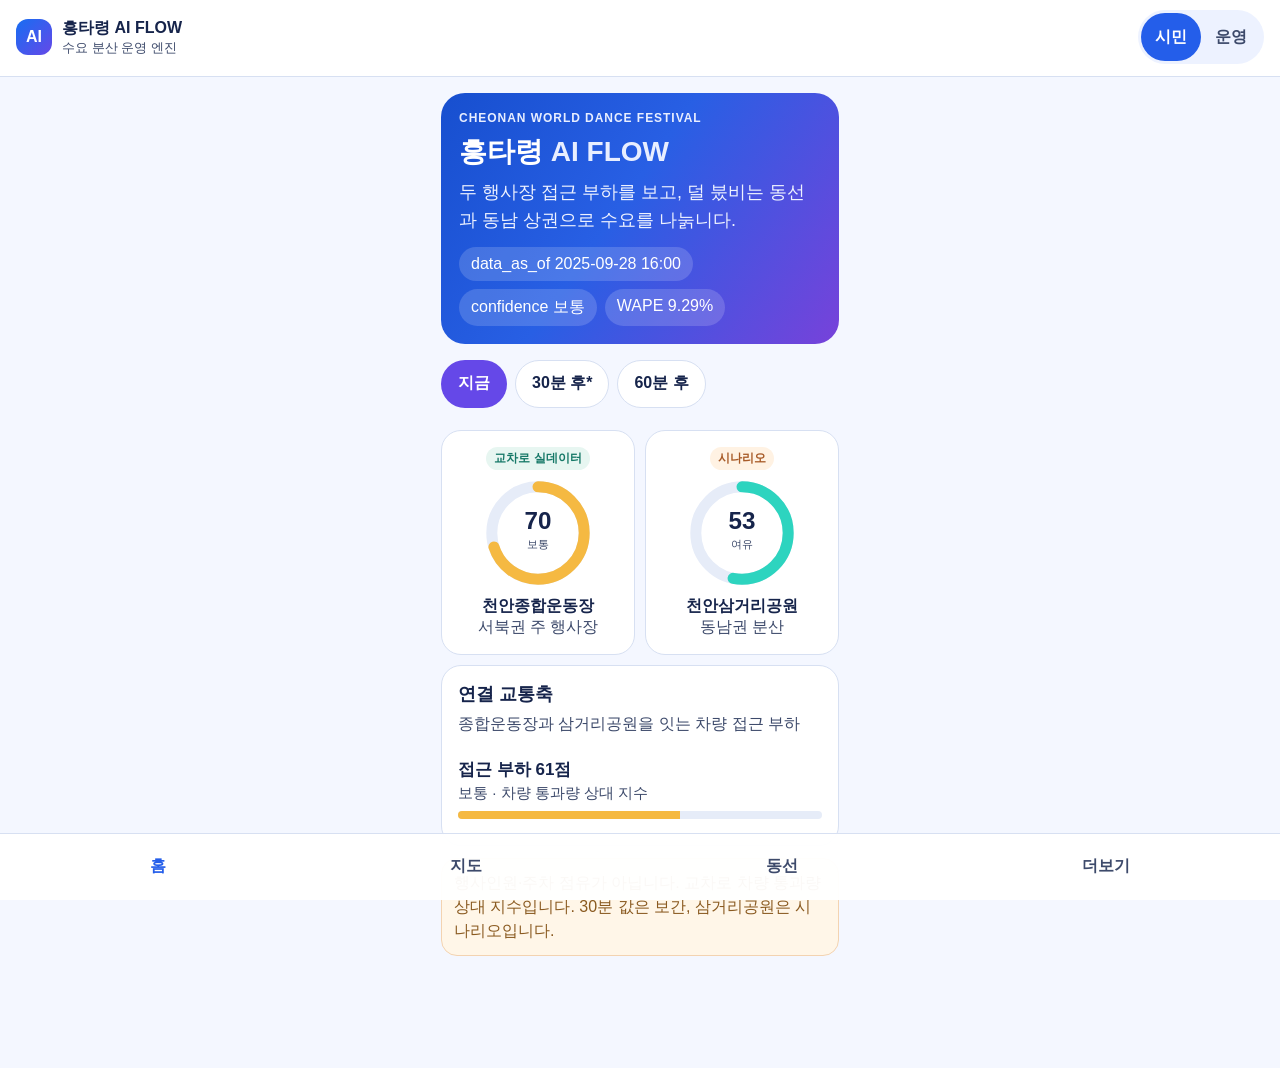
<file: index.html>
<!doctype html>
<html lang="ko">
<head>
<meta charset="UTF-8"/>
<meta name="viewport" content="width=device-width,initial-scale=1,viewport-fit=cover"/>
<meta name="theme-color" content="#245EEA"/>
<meta name="apple-mobile-web-app-capable" content="yes"/>
<title>흥타령 AI FLOW</title>
<style>
:root{--bg:#F4F7FF;--card:#fff;--line:#D7E0F2;--ink:#16244B;--muted:#3D4A6B;--blue:#245EEA;--violet:#6548E8;--warn:#F5B942;--bad:#FF5C7A;--ok:#2DD4BF}
*{box-sizing:border-box;-webkit-tap-highlight-color:transparent}
html,body{margin:0;background:var(--bg);color:var(--ink);font-family:"Noto Sans KR",-apple-system,sans-serif}
body{min-height:100dvh;padding-bottom:calc(96px + env(safe-area-inset-bottom))}
button,input{font:inherit;color:inherit;border:0}
.top{position:sticky;top:0;z-index:20;display:flex;justify-content:space-between;align-items:center;padding:calc(10px + env(safe-area-inset-top)) 16px 12px;background:rgba(255,255,255,.96);border-bottom:1px solid var(--line)}
.brand{display:flex;gap:10px;align-items:center;min-width:0}
.logo{width:36px;height:36px;border-radius:12px;display:grid;place-items:center;color:#fff;font-weight:800;background:linear-gradient(135deg,#176EF2,#6548E8)}
.brand b{display:block;font-size:16px}.brand small{display:block;color:var(--muted);font-size:13px}
.role{display:flex;background:#EDF2FF;border-radius:999px;padding:3px;flex:none}
.role button{min-height:48px;padding:0 14px;border-radius:999px;background:0;color:var(--muted);font-weight:700;font-size:16px}
.role button.on{background:var(--blue);color:#fff}
main{max-width:430px;margin:0 auto;padding:16px}
.screen{display:none}.screen.on{display:block}
.hero{background:linear-gradient(125deg,#174FCF 0%,#285FE4 45%,#7742DA 100%);color:#fff;border-radius:24px;padding:18px;margin-bottom:12px}
.kicker{font-size:12px;letter-spacing:.08em;font-weight:700;color:#E8EEFF}
.hero h1{margin:8px 0;font-size:28px}.hero h1 em{font-style:normal;color:#E8EEFF}
.hero p{margin:0;font-size:18px;line-height:1.55;color:#EEF2FF}
.pills{display:flex;flex-wrap:wrap;gap:8px;margin-top:12px}
.pills span{padding:8px 12px;border-radius:999px;background:rgba(255,255,255,.16);font-size:16px}
.chips{display:flex;gap:8px;overflow:auto;padding:4px 0 12px}
.chips button,.seg button{min-height:48px;padding:0 16px;border-radius:999px;background:#fff;border:1px solid var(--line);font-weight:700;font-size:16px;white-space:nowrap}
.chips button.on,.seg button.on{background:var(--violet);color:#fff;border-color:transparent}
.pair{display:grid;grid-template-columns:1fr 1fr;gap:10px}
.card{background:var(--card);border:1px solid var(--line);border-radius:20px;padding:16px;margin-top:10px}
h1{font-size:26px;margin:0 0 8px} h2{font-size:18px;margin:0 0 6px}
.lead{color:var(--muted);font-size:16px;line-height:1.5;margin:0 0 12px}
.tag{display:inline-block;padding:3px 8px;border-radius:999px;font-size:12px;font-weight:800}
.meas{background:#E7F6F1;color:#177968}.scen{background:#FFF2E3;color:#A85B28}
.gauge{width:110px;height:110px;margin:8px auto}
.g-label{text-align:center;font-weight:800;font-size:16px}.g-note{text-align:center;color:var(--muted);font-size:16px}
.warn{margin-top:12px;padding:12px;border-radius:16px;background:#FFF6E8;border:1px solid #F3D3B1;color:#8A5A20;font-size:16px;line-height:1.5}
.row{display:flex;gap:10px;padding:10px 0;border-bottom:1px solid var(--line)}
.row:last-child{border-bottom:0}
.t{width:52px;color:var(--violet);font-weight:800;font-size:15px}
.row strong{display:block;font-size:17px}.row small{display:block;margin-top:3px;color:var(--muted);font-size:15px}
.bar{height:8px;background:#E6ECF8;border-radius:99px;overflow:hidden;margin-top:8px}
.bar i{display:block;height:100%}
.map{height:240px;border-radius:20px;position:relative;background:linear-gradient(180deg,#E8EEFF,#F7F9FF);border:1px solid var(--line)}
.pin{position:absolute;background:#fff;border:1px solid var(--line);border-radius:14px;padding:10px;min-width:120px;box-shadow:0 8px 18px rgba(36,71,143,.12)}
.pin b,.pin span{display:block} .pin span{color:var(--muted);font-size:13px;margin-top:3px}
.primary{width:100%;min-height:48px;margin-top:12px;border-radius:16px;background:linear-gradient(135deg,#255FE5,#6847DF);color:#fff;font-weight:800;font-size:16px}
.search{width:100%;min-height:48px;border-radius:14px;border:1px solid var(--line);padding:0 12px;font-size:16px;background:#fff;margin:8px 0}
.bottom{position:fixed;left:0;right:0;bottom:0;z-index:40;display:flex;justify-content:space-around;padding:8px 8px calc(10px + env(safe-area-inset-bottom));background:rgba(255,255,255,.96);border-top:1px solid var(--line)}
.bottom button{background:0;color:var(--muted);min-height:48px;font-weight:700;font-size:16px}
.bottom button.on{color:var(--blue)}
.note{margin-top:12px;padding:12px;border-radius:16px;background:#F8FAFF;border:1px solid var(--line);color:var(--muted);font-size:16px;display:none}
.ops{display:none} body.ops .ops{display:block}
</style>
</head>
<body>
<header class="top">
  <div class="brand"><div class="logo">AI</div><div><b>흥타령 AI FLOW</b><small>수요 분산 운영 엔진</small></div></div>
  <div class="role"><button id="v" class="on" onclick="role('v')">시민</button><button id="a" onclick="role('a')">운영</button></div>
</header>
<main>
<section id="home" class="screen on">
  <div class="hero">
    <div class="kicker">CHEONAN WORLD DANCE FESTIVAL</div>
    <h1>흥타령 <em>AI FLOW</em></h1>
    <p>두 행사장 접근 부하를 보고, 덜 붔비는 동선과 동남 상권으로 수요를 나눍니다.</p>
    <div class="pills"><span>data_as_of 2025-09-28 16:00</span><span>confidence 보통</span><span>WAPE 9.29%</span></div>
  </div>
  <div class="chips" id="hz"></div>
  <div class="pair" id="gg"></div>
  <div class="card"><h2>연결 교통축</h2><p class="lead">종합운동장과 삼거리공원을 잇는 차량 접근 부하</p><div id="cr"></div></div>
  <div class="warn">행사인원·주차 점유가 아닙니다. 교차로 차량 통과량 상대 지수입니다. 30분 값은 보간, 삼거리공원은 시나리오입니다.</div>
</section>
<section id="map" class="screen">
  <h1>행사장 지도</h1>
  <p class="lead">실시간 위치가 아닙니다. 이원 행사장 관계를 보는 안내 도판입니다.</p>
  <div class="map">
    <div class="pin" style="left:8%;top:16%"><b>종합운동장</b><span id="ps">서북권 주 행사장</span></div>
    <div class="pin" style="right:8%;bottom:16%"><b>삼거리공원</b><span id="pg">동남권 분산 · 시나리오</span></div>
  </div>
</section>
<section id="route" class="screen">
  <h1>추천 동선</h1>
  <p class="lead">GPS는 버튼을 누른 뒤에만 요청하고 저장하지 않습니다.</p>
  <div class="chips" id="md"></div>
  <div class="card" id="st"></div>
  <button class="primary" onclick="gps()">GPS 연결 · 저장하지 않음</button>
  <p id="go" class="note"></p>
</section>
<section id="more" class="screen">
  <h1>일정 · 부스</h1>
  <p class="lead">2025 공식 가이드 참고입니다. 2026 최종 일정이 아닙니다.</p>
  <div class="seg chips" id="dt"></div>
  <div class="card" id="ev"></div>
  <input class="search" id="q" placeholder="부스명 · 운영 · 구역" oninput="booths()"/>
  <div class="card" id="bs"></div>
  <div class="card ops"><h2>운영 권고</h2><p class="lead">자동 행정조치가 아닙니다.</p>
    <div class="row"><div><strong>삼거리공원 프로그램 안내 강화</strong><small>30분 후 종합운동장 부하 상승 예상</small></div></div>
    <div class="row"><div><strong>동남권 주차 유도 문구 검토</strong><small>연결축 부하 상승 패턴</small></div></div>
  </div>
</section>
</main>
<nav class="bottom">
  <button class="on" data-t="home" onclick="go('home')">홈</button>
  <button data-t="map" onclick="go('map')">지도</button>
  <button data-t="route" onclick="go('route')">동선</button>
  <button data-t="more" onclick="go('more')">더보기</button>
</nav>
<script>
const EV=[{d:'09-24',s:'19:00',v:'주무대',n:'개막식'},{d:'09-25',s:'19:00',v:'주무대',n:'대한민국 무용대상'},{d:'09-26',s:'19:00',v:'신부동',n:'거리덌스 퍼레이드'},{d:'09-26',s:'19:00',v:'주무대',n:'전국대학 무용경연대회 결선'},{d:'09-28',s:'20:30',v:'주무대',n:'시상식 & 폐막식'}];
const BO=[{z:'춤한마당',n:'캐리커처',o:'월드아트'},{z:'춤한마당',n:'흥이춤이 홍보관',o:'두잉'},{z:'흥한마당',n:'종합안내소',o:'운영본부'},{z:'춤한마당',n:'아우내빈대떡',o:'지역먹거리'},{z:'흥한마당',n:'분실물·미아신고',o:'운영본부'}];
const L={'지금':{s:70,g:53,c:61},'30분 후':{s:73,g:62,c:69},'60분 후':{s:76,g:48,c:58}};
const R={'아이 동반':[['16:20','가족체험존','실내·휴식 좌석 인접'],['17:05','동남 상권','부하 전 이동'],['18:10','메인 공연','피크 회피']],'보행 짧게':[['16:20','가까운 휴식','최단 보행'],['16:50','근거리 식음','체류 우선'],['17:30','보조 공연','짧은 이동']],'공연 중심':[['16:20','국제춤대회','보조무대'],['17:10','이동·휴식','피크 우회'],['18:00','메인 공연','완화 구간']]};
let hz='지금',md='아이 동반',date='09-24';
function tone(v){return v>=75?'var(--bad)':v>=55?'var(--warn)':'var(--ok)'}
function lab(v){return v>=75?'높음':v>=55?'보통':'여유'}
function ring(v,col){const r=42,c=2*Math.PI*r;return `<svg viewBox="0 0 100 100" style="transform:rotate(-90deg)"><circle cx="50" cy="50" r="${r}" fill="none" stroke="#E6ECF8" stroke-width="10"/><circle cx="50" cy="50" r="${r}" fill="none" stroke="${col}" stroke-width="10" stroke-linecap="round" stroke-dasharray="${c}" stroke-dashoffset="${c*(1-v/100)}"/><text x="50" y="46" fill="#16244B" font-size="22" font-weight="800" text-anchor="middle" transform="rotate(90 50 50)">${v}</text><text x="50" y="64" fill="#3D4A6B" font-size="10" text-anchor="middle" transform="rotate(90 50 50)">${lab(v)}</text></svg>`}
function role(x){document.body.classList.toggle('ops',x==='a');v.className=x==='v'?'on':'';a.className=x==='a'?'on':''}
function go(id){document.querySelectorAll('.screen').forEach(el=>el.classList.toggle('on',el.id===id));document.querySelectorAll('.bottom button').forEach(el=>el.classList.toggle('on',el.dataset.t===id));window.scrollTo({top:0,behavior:'smooth'})}
function render(){
  const x=L[hz];
  document.getElementById('hz').innerHTML=Object.keys(L).map(k=>`<button class="${k===hz?'on':''}" onclick="hz='${k}';render()">${k==='30분 후'?'30분 후*':k}</button>`).join('');
  document.getElementById('gg').innerHTML=`<div class="card" style="text-align:center"><span class="tag meas">교차로 실데이터</span><div class="gauge">${ring(x.s,tone(x.s))}</div><div class="g-label">천안종합운동장</div><div class="g-note">서북권 주 행사장</div></div><div class="card" style="text-align:center"><span class="tag scen">시나리오</span><div class="gauge">${ring(x.g,tone(x.g))}</div><div class="g-label">천안삼거리공원</div><div class="g-note">동남권 분산</div></div>`;
  document.getElementById('cr').innerHTML=`<div class="row"><div style="flex:1"><strong>접근 부하 ${x.c}점</strong><small>${lab(x.c)} · 차량 통과량 상대 지수</small><div class="bar"><i style="width:${x.c}%;background:${tone(x.c)}"></i></div></div></div>`;
  document.getElementById('ps').textContent='서북권 · '+lab(x.s)+' '+x.s;
  document.getElementById('pg').textContent='동남권 · '+lab(x.g)+' '+x.g;
  document.getElementById('md').innerHTML=Object.keys(R).map(k=>`<button class="${k===md?'on':''}" onclick="md='${k}';render()">${k}</button>`).join('');
  document.getElementById('st').innerHTML=R[md].map((t,i)=>`<div class="row"><div class="t">${i+1} ${t[0]}</div><div><strong>${t[1]}</strong><small>${t[2]}</small></div></div>`).join('');
  const ds=[...new Set(EV.map(e=>e.d))];
  document.getElementById('dt').innerHTML=ds.map(z=>`<button class="${z===date?'on':''}" onclick="date='${z}';render()">${z.slice(3)}일</button>`).join('');
  document.getElementById('ev').innerHTML=EV.filter(z=>z.d===date).map(z=>`<div class="row"><div class="t">${z.s}</div><div><strong>${z.n}</strong><small>${z.v} · 2025 참고</small></div></div>`).join('');
  booths();
}
function booths(){const q=(document.getElementById('q').value||'').toLowerCase();const f=BO.filter(z=>!q||(z.n+z.o+z.z).toLowerCase().includes(q));document.getElementById('bs').innerHTML=f.map(z=>`<div class="row"><div><strong>${z.n}</strong><small>${z.z} · ${z.o}</small></div></div>`).join('')||'<p class="lead">검색 결과가 없습니다.</p>'}
function gps(){const o=document.getElementById('go');o.style.display='block';if(!navigator.geolocation){o.textContent='위치 미지원';return}o.textContent='위치 확인 중… 저장하지 않습니다.';navigator.geolocation.getCurrentPosition(p=>{const S={lat:36.818921,lng:127.115092},G={lat:36.7854391,lng:127.1665027};const km=(a,b)=>{const R=6371,dLat=(b.lat-a.lat)*Math.PI/180,dLng=(b.lng-a.lng)*Math.PI/180,x=Math.sin(dLat/2)**2+Math.cos(a.lat*Math.PI/180)*Math.cos(b.lat*Math.PI/180)*Math.sin(dLng/2)**2;return R*2*Math.atan2(Math.sqrt(x),Math.sqrt(1-x))};const here={lat:p.coords.latitude,lng:p.coords.longitude};const ds=km(here,S),dg=km(here,G);o.textContent='연결됨 · '+(ds<=dg?'종합운동장':'삼거리공원')+'까지 직선 '+Math.min(ds,dg).toFixed(1)+'km · 서버에 보내지 않습니다.';},()=>o.textContent='위치 권한이 필요합니다.')}
render();
</script>
</body></html>
</file>
